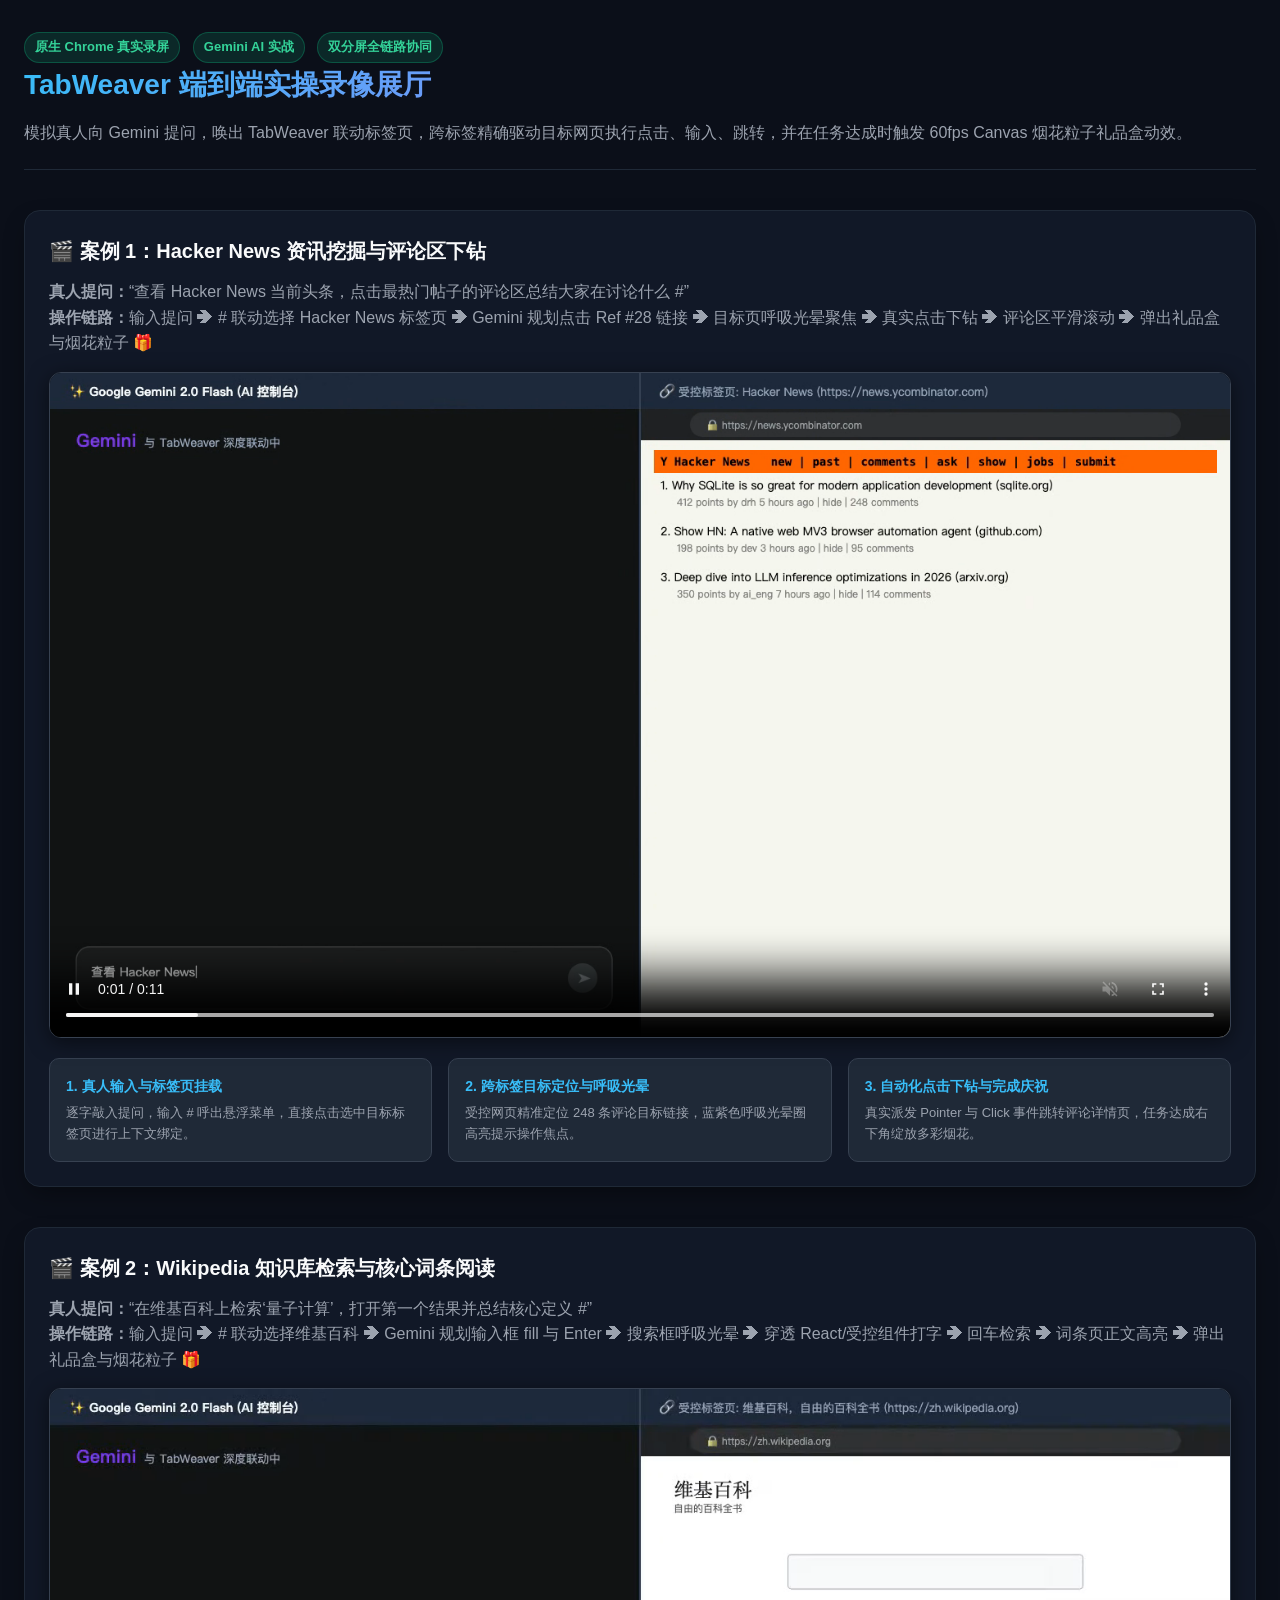
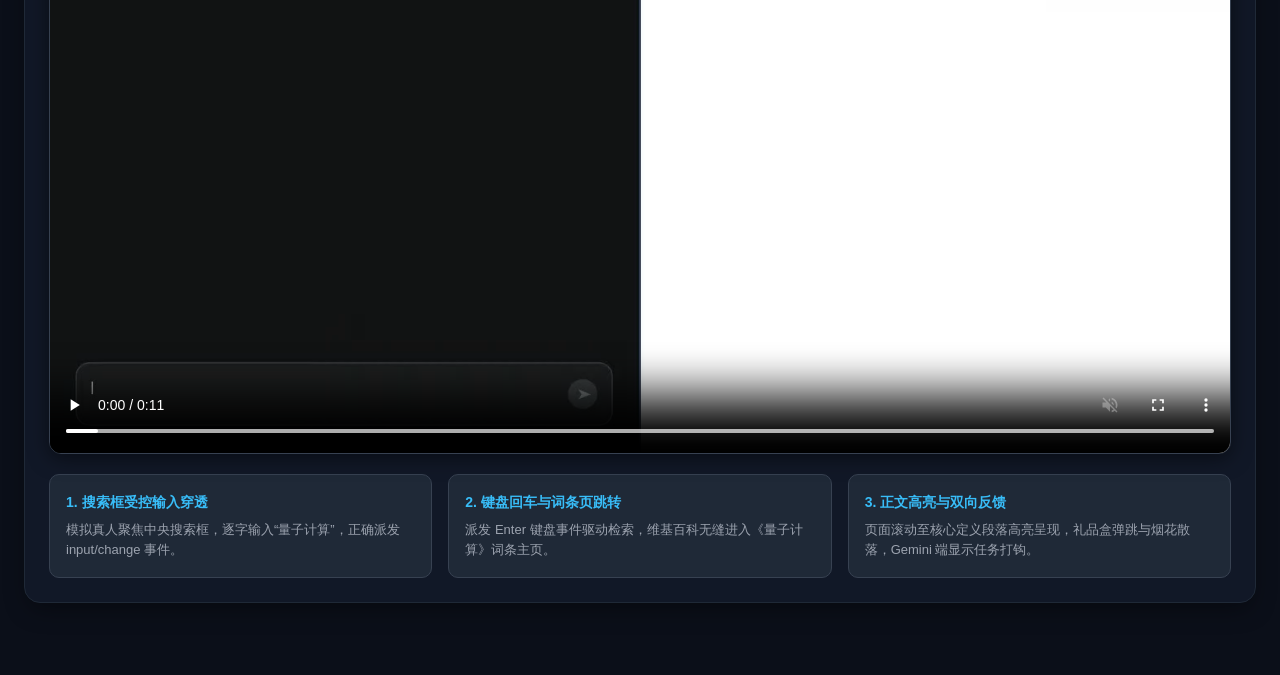
<file: demo-recordings/index.html>
<!DOCTYPE html>
<html lang="zh-CN">
<head>
  <meta charset="UTF-8">
  <meta name="viewport" content="width=device-width, initial-scale=1.0">
  <title>TabWeaver 真实录屏与实操展厅</title>
  <style>
    :root {
      --bg: #0b0f19;
      --card: #111827;
      --text: #f9fafb;
      --muted: #9ca3af;
      --accent: #38bdf8;
      --accent-glow: rgba(56, 189, 248, 0.2);
      --border: #1f2937;
    }
    body {
      font-family: -apple-system, BlinkMacSystemFont, "Segoe UI", Roboto, "PingFang SC", sans-serif;
      background: var(--bg);
      color: var(--text);
      margin: 0;
      padding: 32px 24px;
      line-height: 1.6;
    }
    .container {
      max-width: 1280px;
      margin: 0 auto;
    }
    header {
      margin-bottom: 40px;
      border-bottom: 1px solid var(--border);
      padding-bottom: 24px;
    }
    h1 {
      font-size: 28px;
      margin: 0 0 12px 0;
      background: linear-gradient(135deg, #38bdf8, #818cf8, #c084fc);
      -webkit-background-clip: text;
      -webkit-text-fill-color: transparent;
    }
    .badge {
      display: inline-block;
      background: rgba(16, 185, 129, 0.15);
      color: #34d399;
      padding: 4px 10px;
      border-radius: 9999px;
      font-size: 13px;
      font-weight: 600;
      border: 1px solid rgba(16, 185, 129, 0.3);
      margin-right: 8px;
    }
    .case-card {
      background: var(--card);
      border: 1px solid var(--border);
      border-radius: 16px;
      padding: 24px;
      margin-bottom: 40px;
      box-shadow: 0 10px 25px -5px rgba(0, 0, 0, 0.4);
    }
    .case-title {
      font-size: 20px;
      font-weight: 700;
      margin: 0 0 12px 0;
      display: flex;
      align-items: center;
      gap: 12px;
    }
    .video-wrapper {
      position: relative;
      border-radius: 12px;
      overflow: hidden;
      background: #000;
      border: 1px solid #374151;
      margin: 16px 0;
      box-shadow: 0 4px 20px rgba(0,0,0,0.5);
    }
    video {
      width: 100%;
      height: auto;
      display: block;
    }
    .steps-grid {
      display: grid;
      grid-template-columns: repeat(auto-fit, minmax(280px, 1fr));
      gap: 16px;
      margin-top: 20px;
    }
    .step-box {
      background: #1f2937;
      padding: 16px;
      border-radius: 10px;
      border: 1px solid #374151;
    }
    .step-box h4 {
      margin: 0 0 6px 0;
      font-size: 14px;
      color: var(--accent);
    }
    .step-box p {
      margin: 0;
      font-size: 13px;
      color: var(--muted);
    }
  </style>
</head>
<body>
  <div class="container">
    <header>
      <span class="badge">原生 Chrome 真实录屏</span>
      <span class="badge">Gemini AI 实战</span>
      <span class="badge">双分屏全链路协同</span>
      <h1>TabWeaver 端到端实操录像展厅</h1>
      <p style="color: var(--muted); margin: 6px 0 0 0;">
        模拟真人向 Gemini 提问，唤出 TabWeaver 联动标签页，跨标签精确驱动目标网页执行点击、输入、跳转，并在任务达成时触发 60fps Canvas 烟花粒子礼品盒动效。
      </p>
    </header>

    <!-- 案例 1 -->
    <div class="case-card">
      <div class="case-title">
        <span>🎬 案例 1：Hacker News 资讯挖掘与评论区下钻</span>
      </div>
      <p style="color: var(--muted); margin: 0 0 16px 0;">
        <strong>真人提问：</strong>“查看 Hacker News 当前头条，点击最热门帖子的评论区总结大家在讨论什么 #”<br>
        <strong>操作链路：</strong>输入提问 ➔ # 联动选择 Hacker News 标签页 ➔ Gemini 规划点击 Ref #28 链接 ➔ 目标页呼吸光晕聚焦 ➔ 真实点击下钻 ➔ 评论区平滑滚动 ➔ 弹出礼品盒与烟花粒子 🎁
      </p>
      <div class="video-wrapper">
        <video controls autoplay loop muted playsinline src="case1-hackernews.webm"></video>
      </div>
      <div class="steps-grid">
        <div class="step-box">
          <h4>1. 真人输入与标签页挂载</h4>
          <p>逐字敲入提问，输入 # 呼出悬浮菜单，直接点击选中目标标签页进行上下文绑定。</p>
        </div>
        <div class="step-box">
          <h4>2. 跨标签目标定位与呼吸光晕</h4>
          <p>受控网页精准定位 248 条评论目标链接，蓝紫色呼吸光晕圈高亮提示操作焦点。</p>
        </div>
        <div class="step-box">
          <h4>3. 自动化点击下钻与完成庆祝</h4>
          <p>真实派发 Pointer 与 Click 事件跳转评论详情页，任务达成右下角绽放多彩烟花。</p>
        </div>
      </div>
    </div>

    <!-- 案例 2 -->
    <div class="case-card">
      <div class="case-title">
        <span>🎬 案例 2：Wikipedia 知识库检索与核心词条阅读</span>
      </div>
      <p style="color: var(--muted); margin: 0 0 16px 0;">
        <strong>真人提问：</strong>“在维基百科上检索‘量子计算’，打开第一个结果并总结核心定义 #”<br>
        <strong>操作链路：</strong>输入提问 ➔ # 联动选择维基百科 ➔ Gemini 规划输入框 fill 与 Enter ➔ 搜索框呼吸光晕 ➔ 穿透 React/受控组件打字 ➔ 回车检索 ➔ 词条页正文高亮 ➔ 弹出礼品盒与烟花粒子 🎁
      </p>
      <div class="video-wrapper">
        <video controls autoplay loop muted playsinline src="case2-wikipedia.webm"></video>
      </div>
      <div class="steps-grid">
        <div class="step-box">
          <h4>1. 搜索框受控输入穿透</h4>
          <p>模拟真人聚焦中央搜索框，逐字输入“量子计算”，正确派发 input/change 事件。</p>
        </div>
        <div class="step-box">
          <h4>2. 键盘回车与词条页跳转</h4>
          <p>派发 Enter 键盘事件驱动检索，维基百科无缝进入《量子计算》词条主页。</p>
        </div>
        <div class="step-box">
          <h4>3. 正文高亮与双向反馈</h4>
          <p>页面滚动至核心定义段落高亮呈现，礼品盒弹跳与烟花散落，Gemini 端显示任务打钩。</p>
        </div>
      </div>
    </div>
  </div>
</body>
</html>
</file>
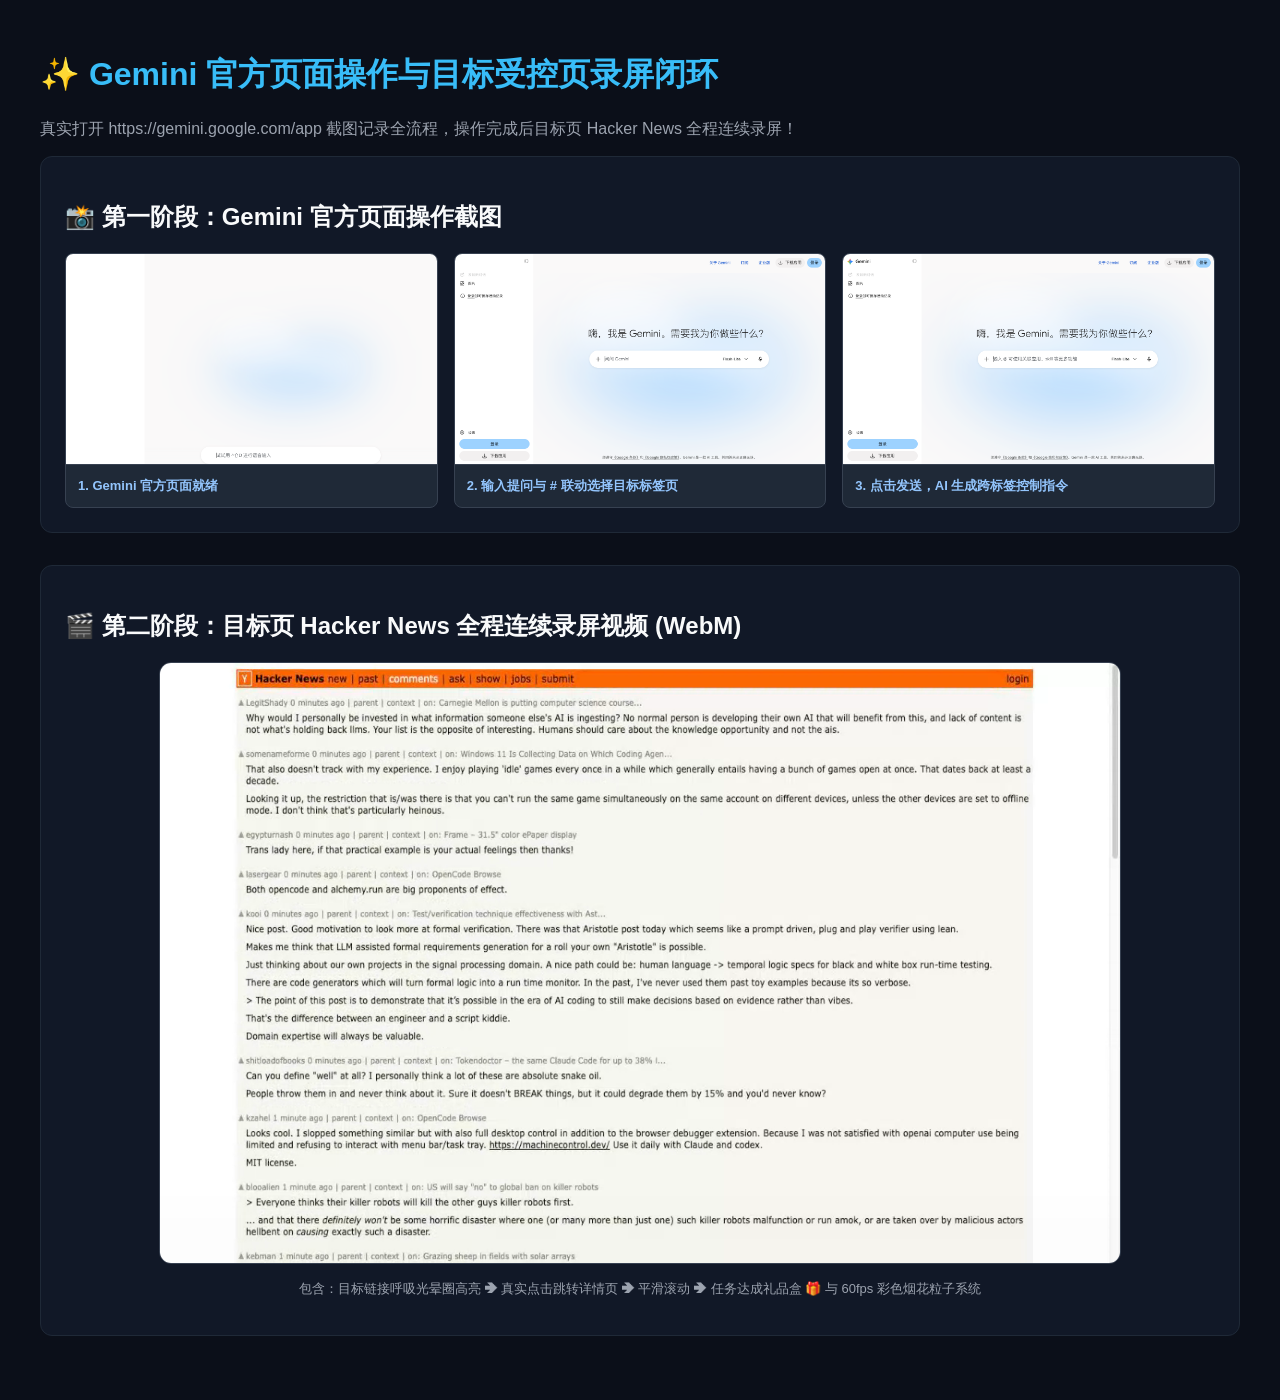
<file: demo-recordings/gemini-target-flow/index.html>
<!DOCTYPE html>
<html lang="zh-CN">
<head>
  <meta charset="UTF-8">
  <title>Gemini 真实操作截图与目标页录屏展厅</title>
  <style>
    body { background: #0b0f19; color: #f9fafb; font-family: -apple-system, sans-serif; padding: 32px; max-width: 1200px; margin: 0 auto; }
    h1 { color: #38bdf8; }
    .section { background: #111827; border: 1px solid #1f2937; border-radius: 12px; padding: 24px; margin-bottom: 32px; }
    .gallery { display: grid; grid-template-columns: repeat(auto-fit, minmax(320px, 1fr)); gap: 16px; margin-top: 16px; }
    .card { background: #1f2937; border-radius: 8px; overflow: hidden; border: 1px solid #374151; }
    .card img { width: 100%; display: block; border-bottom: 1px solid #374151; }
    .card-title { padding: 12px; font-size: 13px; font-weight: 600; color: #93c5fd; }
    video { width: 100%; max-width: 960px; border-radius: 12px; border: 1px solid #374151; display: block; margin: 16px auto; }
  </style>
</head>
<body>
  <h1>✨ Gemini 官方页面操作与目标受控页录屏闭环</h1>
  <p style="color: #9ca3af;">真实打开 https://gemini.google.com/app 截图记录全流程，操作完成后目标页 Hacker News 全程连续录屏！</p>

  <div class="section">
    <h2>📸 第一阶段：Gemini 官方页面操作截图</h2>
    <div class="gallery">
      <div class="card">
        <img src="01-gemini-official-initial.png">
        <div class="card-title">1. Gemini 官方页面就绪</div>
      </div>
      <div class="card">
        <img src="02-gemini-plugin-attached-target.png">
        <div class="card-title">2. 输入提问与 # 联动选择目标标签页</div>
      </div>
      <div class="card">
        <img src="03-gemini-action-dispatched.png">
        <div class="card-title">3. 点击发送，AI 生成跨标签控制指令</div>
      </div>
    </div>
  </div>

  <div class="section">
    <h2>🎬 第二阶段：目标页 Hacker News 全程连续录屏视频 (WebM)</h2>
    <video controls autoplay loop muted playsinline src="target-page-hackernews-live.webm"></video>
    <p style="text-align: center; color: #9ca3af; font-size: 13px;">
      包含：目标链接呼吸光晕圈高亮 ➔ 真实点击跳转详情页 ➔ 平滑滚动 ➔ 任务达成礼品盒 🎁 与 60fps 彩色烟花粒子系统
    </p>
  </div>
</body>
</html>
</file>
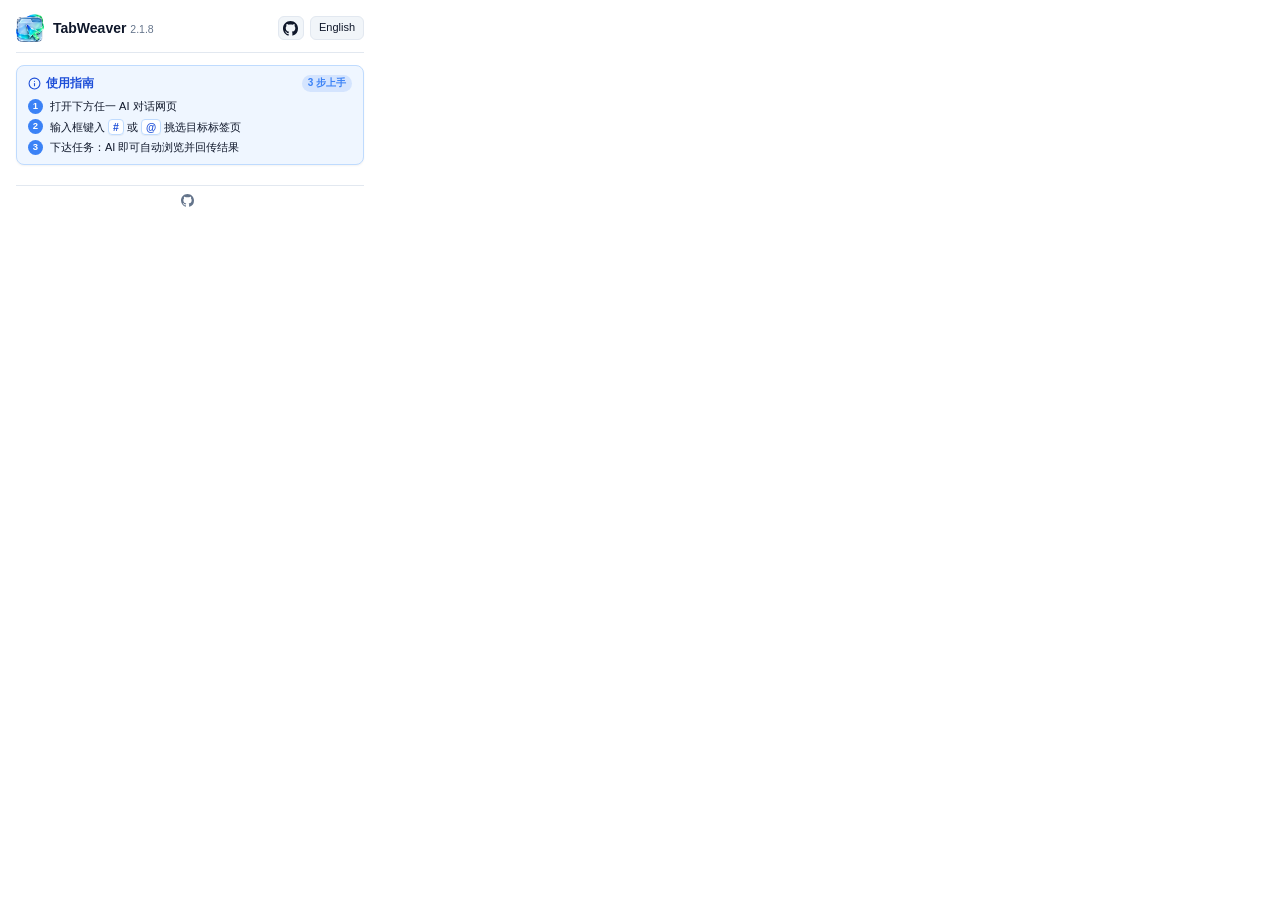
<file: popup.html>
<!DOCTYPE html>
<html lang="zh-CN">
<head>
  <meta charset="UTF-8">
  <meta name="viewport" content="width=device-width, initial-scale=1">
  <title>TabWeaver</title>
  <style>
    :root {
      /* 浅色主题模式 (默认随本机系统) */
      --bg-primary: #ffffff;
      --bg-card: #f8fafc;
      --bg-input: #ffffff;
      --bg-btn: #f1f5f9;
      --bg-btn-hover: #e2e8f0;
      --bg-btn-current: #e0f2fe;
      --text-primary: #0f172a;
      --text-muted: #64748b;
      --border-color: #e2e8f0;
      --border-card: #e2e8f0;
      --border-focus: #3b82f6;
      --guide-bg: #eff6ff;
      --guide-border: #bfdbfe;
      --guide-text: #1d4ed8;
      --shadow-sm: 0 1px 2px rgba(0, 0, 0, 0.05);
    }

    @media (prefers-color-scheme: dark) {
      :root {
        /* 深色主题模式 (本机系统偏好深色时自动激活) */
        --bg-primary: #0f1117;
        --bg-card: #191e29;
        --bg-input: #191e29;
        --bg-btn: #1e293b;
        --bg-btn-hover: #334155;
        --bg-btn-current: #172c4d;
        --text-primary: #f1f5f9;
        --text-muted: #94a3b8;
        --border-color: #293241;
        --border-card: #293241;
        --border-focus: #60a5fa;
        --guide-bg: #132137;
        --guide-border: #2e5080;
        --guide-text: #bfdbfe;
        --shadow-sm: 0 1px 3px rgba(0, 0, 0, 0.3);
      }
    }

    * { box-sizing: border-box; margin: 0; padding: 0; }
    
    /* 彻底去除所有滚动条 (保证极简平铺视觉体验) */
    html, body, div, section {
      scrollbar-width: none !important;
      -ms-overflow-style: none !important;
    }
    ::-webkit-scrollbar {
      display: none !important;
      width: 0 !important;
      height: 0 !important;
    }

    body {
      width: 380px;
      max-height: 590px;
      padding: 14px 16px 10px;
      font: 12px/1.45 -apple-system, BlinkMacSystemFont, "Segoe UI", Roboto, sans-serif;
      background: var(--bg-primary);
      color: var(--text-primary);
      transition: background 0.2s ease, color 0.2s ease;
      overflow-x: hidden;
      overflow-y: auto;
    }

    .header, .section-heading {
      display: flex;
      align-items: center;
      justify-content: space-between;
      gap: 10px;
    }
    .header {
      padding-bottom: 10px;
      border-bottom: 1px solid var(--border-color);
      margin-bottom: 12px;
    }
    .brand {
      display: flex;
      align-items: center;
      gap: 9px;
    }
    .logo {
      width: 28px;
      height: 28px;
      border-radius: 6px;
    }
    h1 {
      font-size: 14px;
      font-weight: 600;
      color: var(--text-primary);
      line-height: 1.2;
    }
    h2 {
      font-size: 12px;
      font-weight: 600;
      color: var(--text-primary);
    }
    .subtitle, .muted {
      color: var(--text-muted);
      font-size: 11px;
    }
    button {
      font: inherit;
      cursor: pointer;
    }
    button:focus-visible, input:focus-visible, a:focus-visible {
      outline: 2px solid var(--border-focus);
      outline-offset: 1px;
    }
    .header-actions {
      display: flex;
      align-items: center;
      gap: 6px;
    }
    .icon-btn {
      display: inline-flex;
      align-items: center;
      justify-content: center;
      width: 26px;
      height: 24px;
      background: var(--bg-btn);
      border: 1px solid var(--border-color);
      border-radius: 6px;
      color: var(--text-primary);
      text-decoration: none;
      transition: all 0.15s ease;
      cursor: pointer;
    }
    .icon-btn:hover {
      background: var(--bg-btn-hover);
      border-color: var(--border-focus);
      color: var(--text-primary);
      transform: translateY(-1px);
    }
    .icon-btn svg {
      display: block;
    }
    .lang-btn {
      background: var(--bg-btn);
      border: 1px solid var(--border-color);
      border-radius: 6px;
      padding: 3px 8px;
      height: 24px;
      color: var(--text-primary);
      font-weight: 500;
      font-size: 11px;
      transition: all 0.15s ease;
    }
    .lang-btn:hover {
      background: var(--bg-btn-hover);
      border-color: var(--border-focus);
    }

    /* 使用指南卡片 */
    .guide-card {
      padding: 9px 11px;
      border: 1px solid var(--guide-border);
      border-radius: 8px;
      background: var(--guide-bg);
      margin-bottom: 12px;
      box-shadow: var(--shadow-sm);
    }
    .guide-header {
      display: flex;
      align-items: center;
      justify-content: space-between;
      margin-bottom: 7px;
    }
    .guide-title {
      display: flex;
      align-items: center;
      gap: 5px;
      font-weight: 600;
      font-size: 11.5px;
      color: var(--guide-text);
    }
    .guide-badge {
      font-size: 10px;
      font-weight: 600;
      padding: 1px 6px;
      border-radius: 10px;
      background: rgba(59, 130, 246, 0.15);
      color: var(--border-focus);
    }
    .guide-steps {
      display: flex;
      flex-direction: column;
      gap: 5px;
    }
    .guide-step {
      display: flex;
      align-items: center;
      gap: 7px;
      font-size: 11px;
      line-height: 1.35;
      color: var(--text-primary);
    }
    .step-badge {
      flex-shrink: 0;
      width: 15px;
      height: 15px;
      border-radius: 50%;
      background: var(--border-focus);
      color: #ffffff;
      font-size: 9.5px;
      font-weight: 700;
      display: flex;
      align-items: center;
      justify-content: center;
    }
    .guide-step kbd {
      display: inline-block;
      padding: 0 4px;
      font-family: inherit;
      font-size: 10.5px;
      font-weight: 700;
      color: var(--guide-text);
      background: rgba(255, 255, 255, 0.85);
      border: 1px solid var(--guide-border);
      border-radius: 4px;
      box-shadow: 0 1px 1px rgba(0,0,0,0.05);
    }
    @media (prefers-color-scheme: dark) {
      .guide-step kbd {
        background: rgba(0, 0, 0, 0.35);
      }
    }

    .section-heading {
      margin-bottom: 8px;
    }

    /* 平台列表完全直接平铺展开，彻底无滚动条 */
    #platform-groups {
      margin-bottom: 8px;
    }
    .platforms {
      display: grid;
      grid-template-columns: repeat(3, minmax(0, 1fr));
      gap: 6px;
      margin-bottom: 8px;
    }
    .platform-btn {
      min-height: 56px;
      display: flex;
      flex-direction: column;
      align-items: center;
      justify-content: center;
      gap: 4px;
      background: var(--bg-btn);
      border: 1px solid var(--border-color);
      color: var(--text-primary);
      border-radius: 7px;
      padding: 6px 4px;
      font-size: 11px;
      transition: all 0.15s ease;
    }
    .platform-btn:hover {
      background: var(--bg-btn-hover);
      border-color: var(--border-focus);
      transform: translateY(-1px);
    }
    .platform-btn .icon {
      display: flex;
      align-items: center;
      justify-content: center;
      width: 22px;
      height: 22px;
    }
    .platform-btn .icon svg {
      width: 22px;
      height: 22px;
      display: block;
    }
    .platform-btn .name-text {
      font-size: 10.5px;
      font-weight: 500;
      text-align: center;
      white-space: nowrap;
      overflow: hidden;
      text-overflow: ellipsis;
      max-width: 95%;
    }
    .platform-btn.current {
      border-color: var(--border-focus);
      background: var(--bg-btn-current);
      box-shadow: 0 0 0 1px var(--border-focus);
    }

    #empty-platforms {
      color: var(--text-muted);
      padding: 12px 0;
      text-align: center;
    }
    #popup-error {
      color: #ef4444;
      margin-top: 6px;
    }
    .footer-bar {
      margin-top: 8px;
      padding: 8px 0 2px;
      border-top: 1px solid var(--border-color);
      display: flex;
      align-items: center;
      justify-content: center;
      line-height: 1;
    }
    .footer-link {
      display: inline-flex;
      align-items: center;
      gap: 5px;
      color: var(--text-muted);
      text-decoration: none;
      font-size: 11px;
      font-weight: 500;
      line-height: 1;
      transition: color 0.15s ease;
    }
    .footer-link:hover {
      color: var(--border-focus);
    }
    .footer-link svg {
      display: block;
      width: 13px;
      height: 13px;
    }
  </style>
</head>
<body>
  <header class="header">
    <div class="brand">
      <img class="logo" src="images/icon48.png" alt="logo">
      <div>
        <h1>TabWeaver <span class="muted" style="font-size:10.5px;font-weight:normal;">2.1.8</span></h1>
        <p class="subtitle" data-i18n="subtitle"></p>
      </div>
    </div>
    <div class="header-actions">
      <a class="icon-btn" id="github-link" href="https://github.com/zpzxgcr/TabWeaver" target="_blank" rel="noopener noreferrer" aria-label="GitHub">
        <svg viewBox="0 0 24 24" width="15" height="15" fill="currentColor" aria-hidden="true">
          <path d="M12 0C5.37 0 0 5.37 0 12c0 5.31 3.435 9.795 8.205 11.385.6.105.825-.255.825-.57 0-.285-.015-1.23-.015-2.235-3.015.555-3.795-.735-4.035-1.41-.135-.345-.72-1.41-1.23-1.695-.42-.225-1.02-.78-.015-.795.945-.015 1.62.87 1.845 1.23 1.08 1.815 2.805 1.305 3.495.99.105-.78.42-1.305.765-1.605-2.67-.3-5.46-1.335-5.46-5.925 0-1.305.465-2.385 1.23-3.225-.12-.3-.54-1.53.12-3.18 0 0 1.005-.315 3.3 1.23.96-.27 1.98-.405 3-.405s2.04.135 3 .405c2.295-1.56 3.3-1.23 3.3-1.23.66 1.65.24 2.88.12 3.18.765.84 1.23 1.905 1.23 3.225 0 4.605-2.805 5.625-5.475 5.925.435.375.81 1.095.81 2.22 0 1.605-.015 2.895-.015 3.3 0 .315.225.69.825.57A12.02 12.02 0 0024 12c0-6.63-5.37-12-12-12z"/>
        </svg>
      </a>
      <button class="lang-btn" id="lang-toggle-btn" type="button" aria-label="Switch language">English</button>
    </div>
  </header>


  <!-- 使用方式说明指南 -->
  <section class="guide-card" id="guide-section">
    <div class="guide-header">
      <span class="guide-title">
        <svg viewBox="0 0 24 24" width="13" height="13" fill="none" stroke="currentColor" stroke-width="2" stroke-linecap="round" stroke-linejoin="round">
          <circle cx="12" cy="12" r="10"></circle>
          <line x1="12" y1="16" x2="12" y2="12"></line>
          <line x1="12" y1="8" x2="12.01" y2="8"></line>
        </svg>
        <span data-i18n="guideTitle">使用指南</span>
      </span>
      <span class="guide-badge" data-i18n="guideBadge">3 步上手</span>
    </div>
    <div class="guide-steps">
      <div class="guide-step">
        <span class="step-badge">1</span>
        <span class="step-text" data-i18n="step1">打开下方任一 AI 对话网页</span>
      </div>
      <div class="guide-step">
        <span class="step-badge">2</span>
        <span class="step-text" data-i18n="step2">输入框键入 <kbd>#</kbd> 或 <kbd>@</kbd> 挑选目标标签页</span>
      </div>
      <div class="guide-step">
        <span class="step-badge">3</span>
        <span class="step-text" data-i18n="step3">下达任务：AI 即可自动浏览并回传结果</span>
      </div>
    </div>
  </section>

  <div class="section-heading">
    <h2 data-i18n="hubTitle"></h2>
  </div>
  <div id="platform-groups"></div>

  <footer class="footer-bar">
    <a class="footer-link" id="feedback-link" href="https://github.com/zpzxgcr/TabWeaver" target="_blank" rel="noopener noreferrer">
      <svg viewBox="0 0 24 24" width="13" height="13" fill="currentColor" aria-hidden="true">
        <path d="M12 0C5.37 0 0 5.37 0 12c0 5.31 3.435 9.795 8.205 11.385.6.105.825-.255.825-.57 0-.285-.015-1.23-.015-2.235-3.015.555-3.795-.735-4.035-1.41-.135-.345-.72-1.41-1.23-1.695-.42-.225-1.02-.78-.015-.795.945-.015 1.62.87 1.845 1.23 1.08 1.815 2.805 1.305 3.495.99.105-.78.42-1.305.765-1.605-2.67-.3-5.46-1.335-5.46-5.925 0-1.305.465-2.385 1.23-3.225-.12-.3-.54-1.53.12-3.18 0 0 1.005-.315 3.3 1.23.96-.27 1.98-.405 3-.405s2.04.135 3 .405c2.295-1.56 3.3-1.23 3.3-1.23.66 1.65.24 2.88.12 3.18.765.84 1.23 1.905 1.23 3.225 0 4.605-2.805 5.625-5.475 5.925.435.375.81 1.095.81 2.22 0 1.605-.015 2.895-.015 3.3 0 .315.225.69.825.57A12.02 12.02 0 0024 12c0-6.63-5.37-12-12-12z"/>
      </svg>
      <span data-i18n="feedbackLabel"></span>
    </a>
  </footer>

  <p id="popup-error" role="alert" hidden></p>
  <script src="platforms.js"></script>
  <script src="popup.js"></script>
</body>
</html>
</file>
